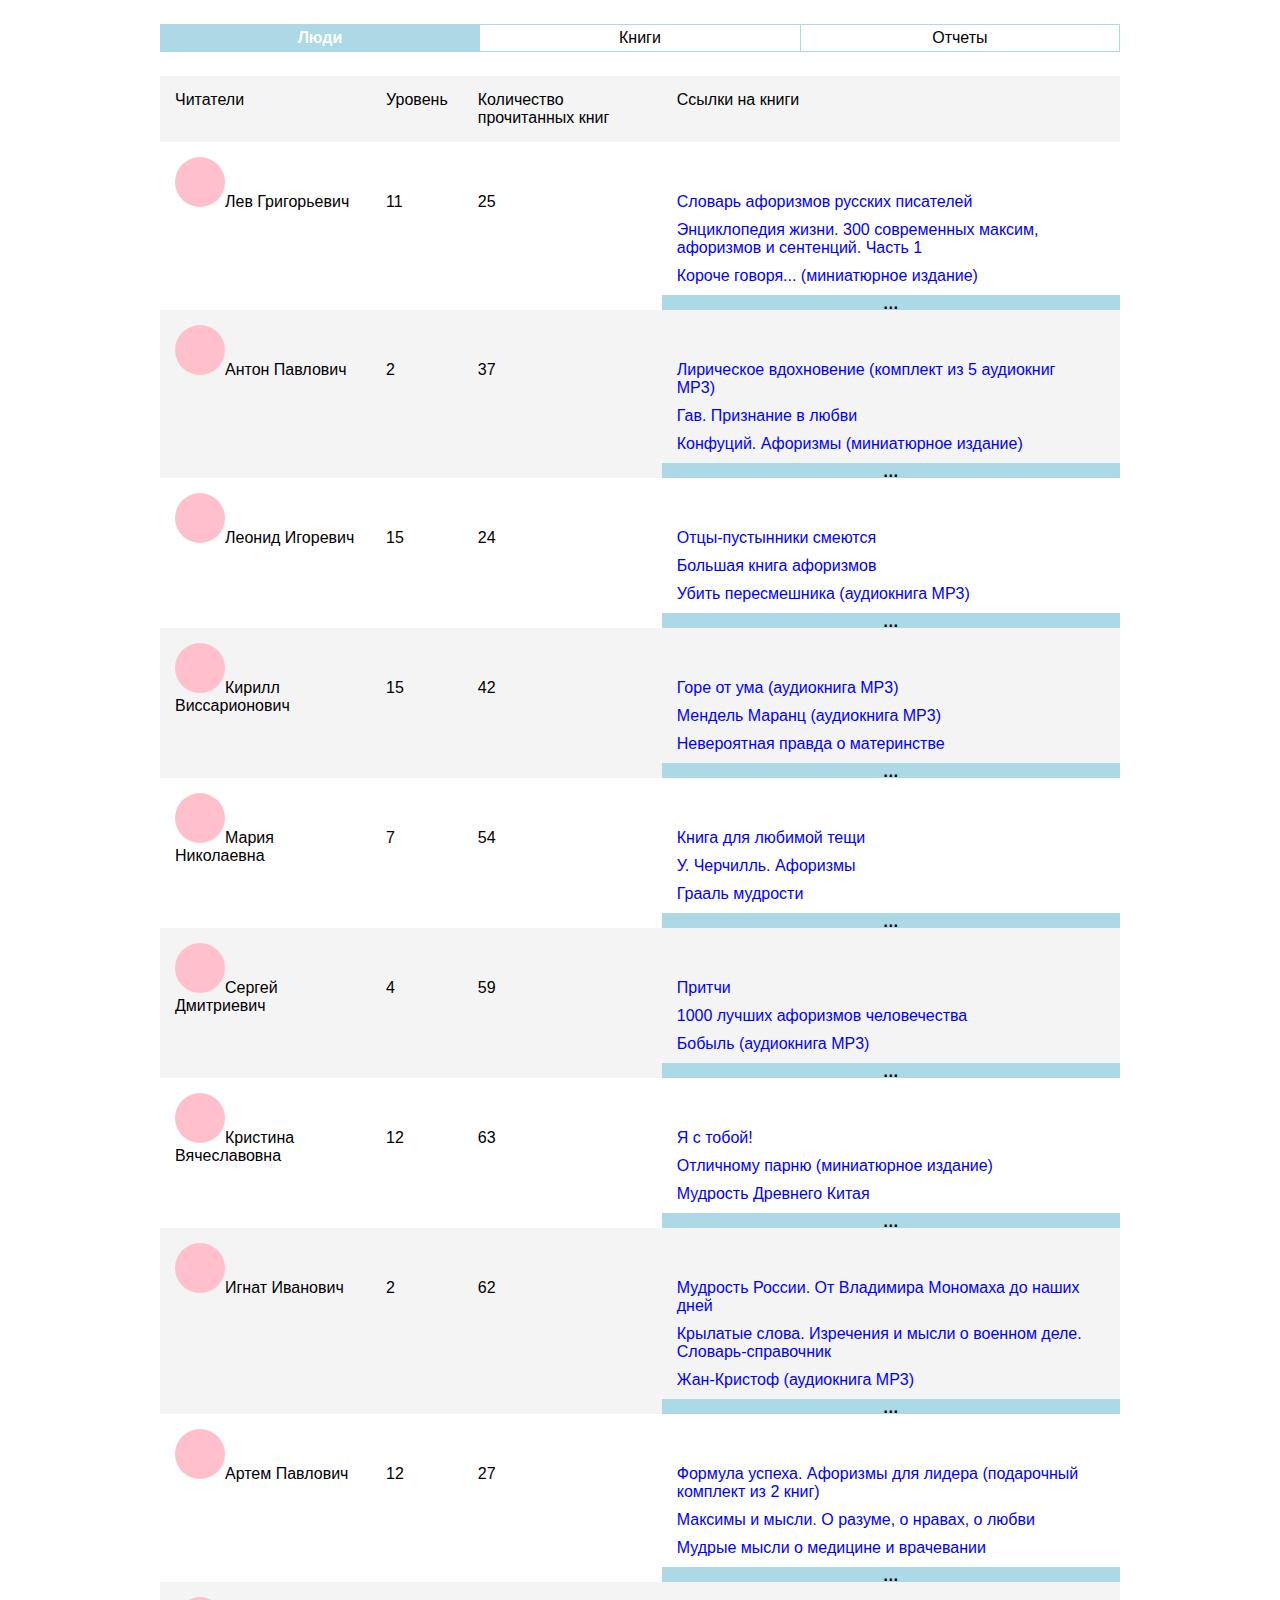
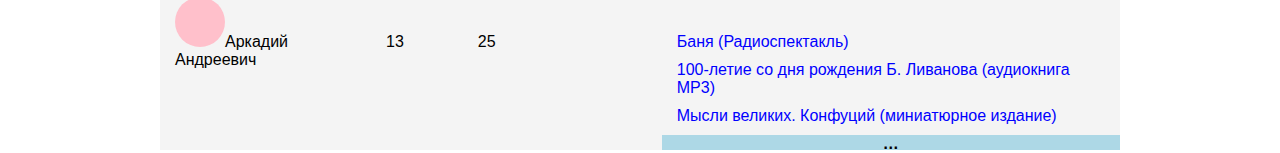
<file: d/index.html>
<html>
<head>
 <meta charset="utf-8">
 <meta name="viewport" content="width=device-width, user-scalable=no">
 <link rel="stylesheet" href="styles/main.css">
 <script src="scripts/bigBooks.js"></script>
 <script src="scripts/smallBooks.js"></script>
 <script src="scripts/main.js"></script>
 <script src="scripts/main.js"></script>
</head>
<body>
<div class="page">
	<div class="header">
		<div class="table_selector">
			<div data-table-id="1">
				Люди
			</div>
			<div data-table-id="2">
				Книги
			</div>
			<div data-table-id="3">
				Отчеты
			</div>
		</div>
	</div>
	<div id="content">
		<div class="humans">
		
		</div>
		<div class="books">
		
		</div>
		<div class="reports">
		
		</div>
	</div>
</div>
<div class="for_popup hidden">
	<div class="fpp">
		<div id="popup">
			<div class="top">
				<div id="pTitle"></div>
				<div id="pClose">&#10005;</div>
			</div>
			<div id="pMain"></div>
		</div>
	</div>
</div>
</body>
</html>
</file>
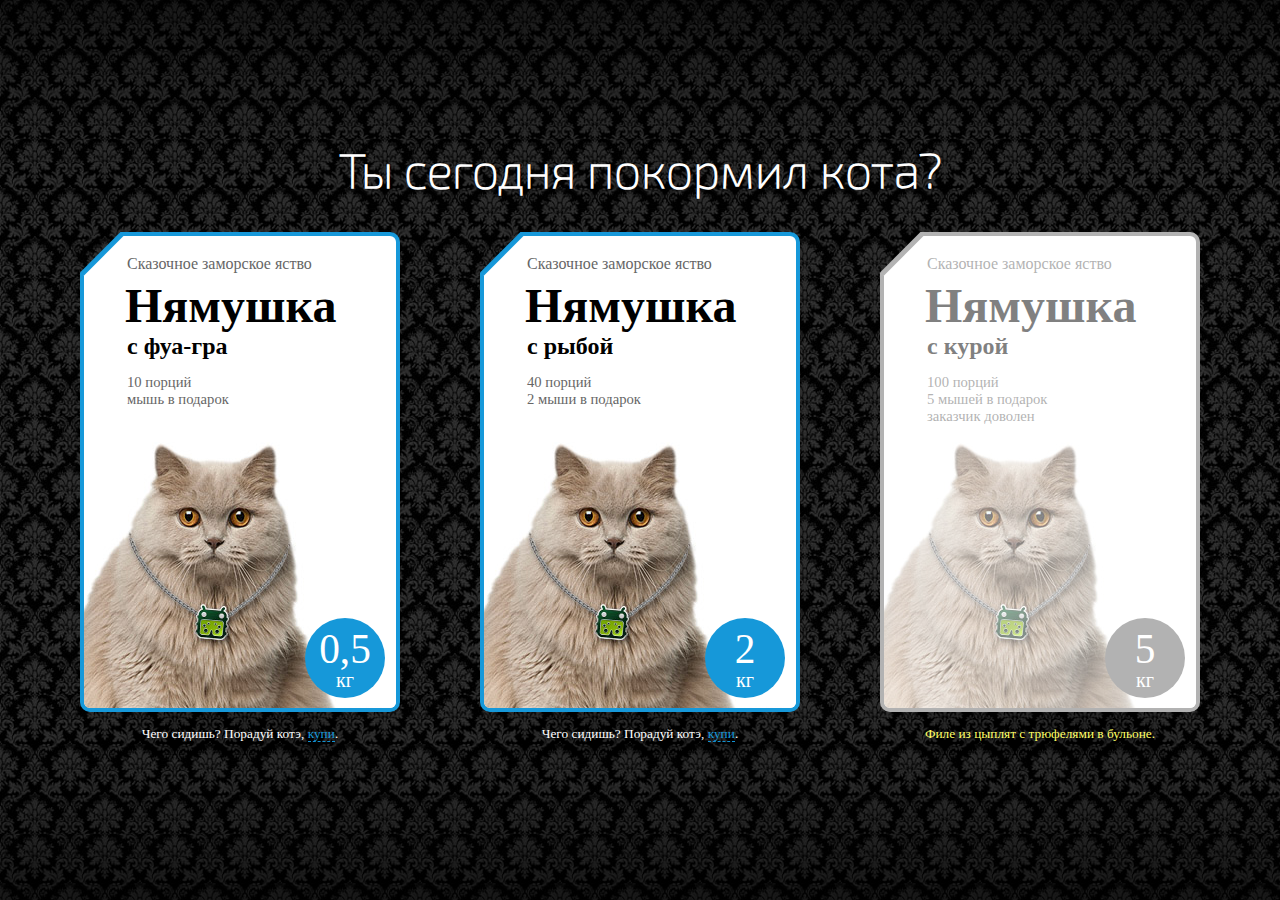
<file: v/index.html>
<html>
<head>
 <meta charset="utf-8">
 <meta name="viewport" content="width=device-width, user-scalable=no">
 <link rel="stylesheet" href="styles/main.css">
 <link rel="stylesheet" href="styles/mobile.css">
 <script src="scripts/main.js"></script>
</head>
<body>
<div class="content">
	<div class="shadow"></div>
	<div class="main">
		<div>
			<div class="cats">
				<h1 class="top_label">Ты сегодня покормил кота?</h1>
				<div class="trio">
					<div class="card_wrap">
						<div class="card_body" onclick="select(this)">
							<div class="base">
								<div class="c_left">
									<div class="cl_top">
										<svg height="44" width="44">
											<polygon points="0,45 44,0 44,45" style="fill:white;" />
											<line x1="0" y1="44" x2="44" y2="0" style="stroke:#1698d9;stroke-width:5" />
										</svg>
									</div>
									<div class="cl_bot">
										<div class="cat"></div>
									</div>
								</div>
								<div class="ca_right">
									<p class="car_top">Сказочное заморcкое яство</p>
									<h2>Нямушка</h2>
									<h3>с фуа-гра</h3>
									<p class="car_bot">10 порций</p>
									<p class="car_bot">мышь в подарок</p>
									<div class="roundy">
										<p>0,5</p>
										<p>кг</p>
									</div>
									<div class="cat"></div>
								</div>
							</div>
						</div>
						<div class="card_under">
							<p class="normal">Чего сидишь? Порадуй котэ, <span onclick="select(this)">купи</span>.</p>
							<p class="chosen">Печень утки разварная с артишоками.</p>
							<p class="elapsed">Печалька, с фуа-гра закончился.</p>
						</div>
						<div class="grey_overlay">
							<div class="base">
								<div class="c_left">
									<div class="cl_top">
									</div>
									<div class="cl_bot">
									</div>
								</div>
								<div class="ca_right">
								</div>
							</div>
						</div>
					</div>
					<div class="card_wrap">
						<div class="card_body" onclick="select(this)">
							<div class="base">
								<div class="c_left">
									<div class="cl_top">
										<svg height="44" width="44">
											<polygon points="0,45 44,0 44,45" style="fill:white;" />
											<line x1="0" y1="44" x2="44" y2="0" style="stroke:#1698d9;stroke-width:5" />
										</svg>
									</div>
									<div class="cl_bot">
										<div class="cat"></div>
									</div>
								</div>
								<div class="ca_right">
									<p class="car_top">Сказочное заморcкое яство</p>
									<h2>Нямушка</h2>
									<h3>с рыбой</h3>
									<p class="car_bot">40 порций</p>
									<p class="car_bot">2 мыши в подарок</p>
									<div class="roundy">
										<p>2</p>
										<p>кг</p>
									</div>
									<div class="cat"></div>
								</div>
							</div>
						</div>
						<div class="card_under">
							<p class="normal">Чего сидишь? Порадуй котэ, <span onclick="select(this)">купи</span>.</p>
							<p class="chosen">Головы щучьи с чесноком да свежайшая сёмгушка.</p>
							<p class="elapsed">Печалька, с рыбой закончился.</p>
						</div>
						<div class="grey_overlay">
							<div class="base">
								<div class="c_left">
									<div class="cl_top">
									</div>
									<div class="cl_bot">
									</div>
								</div>
								<div class="ca_right">
								</div>
							</div>
						</div>
					</div>
					<div class="card_wrap disabled">
						<div class="card_body" onclick="select(this)">
							<div class="base">
								<div class="c_left">
									<div class="cl_top">
										<svg height="44" width="44">
											<polygon points="0,45 44,0 44,45" style="fill:white;" />
											<line x1="0" y1="44" x2="44" y2="0" style="stroke:#1698d9;stroke-width:5" />
										</svg>
									</div>
									<div class="cl_bot">
										<div class="cat"></div>
									</div>
								</div>
								<div class="ca_right">
									<p class="car_top">Сказочное заморcкое яство</p>
									<h2>Нямушка</h2>
									<h3>с курой</h3>
									<p class="car_bot">100 порций</p>
									<p class="car_bot">5 мышей в подарок</p>
									<p class="car_bot">заказчик доволен</p>
									<div class="roundy">
										<p>5</p>
										<p>кг</p>
									</div>
									<div class="cat"></div>
								</div>
							</div>
						</div>
						<div class="card_under">
							<p class="normal">Чего сидишь? Порадуй котэ, <span onclick="select(this)">купи</span>.</p>
							<p class="chosen">Печень утки разварная с артишоками.</p>
							<p class="elapsed">Филе из цыплят с трюфелями в бульоне.</p>
						</div>
						<div class="grey_overlay">
							<div class="base">
								<div class="c_left">
									<div class="cl_top">
									</div>
									<div class="cl_bot">
									</div>
								</div>
								<div class="ca_right">
								</div>
							</div>
						</div>
					</div>
				</div>
			</div>
		</div>
	</div>
</div>
</body>
</html>
</file>
<file: v/styles/mobile.css>
@media (min-width: 0px) and (max-width: 1180px) {
.cl_top{
	top: -1px;
}
.ca_right{
	left: -1px;
}
}
@media (min-width: 720px) and (max-width: 1180px) {
.card_wrap:nth-child(1){
	position: relative;
	left: 50%;
	margin-left: -160px;
	margin-bottom: 50px;
	float: none;
}
}
@media (min-width: 0px) and (max-width: 720px) {
.card_wrap{
	margin: 20px auto!important;
	float: none;
	width: 320px;
}
}
</file>
<file: d/styles/main.css>
/*                 CSS Reset                   */
html, body, div, span, applet, object, iframe,
h1, h2, h3, h4, h5, h6, p, blockquote, pre,
a, abbr, acronym, address, big, cite, code,
del, dfn, em, img, ins, kbd, q, s, samp,
small, strike, strong, sub, sup, tt, var,
b, u, i, center,
dl, dt, dd, ol, ul, li,
fieldset, form, label, legend,
table, caption, tbody, tfoot, thead, tr, th, td,
article, aside, canvas, details, embed, 
figure, figcaption, footer, header, hgroup, 
menu, nav, output, ruby, section, summary,
time, mark, audio, video {
	margin: 0;
	padding: 0;
	border: 0;
	font-size: 100%;
	vertical-align: baseline;
}
article, aside, details, figcaption, figure, 
footer, header, hgroup, menu, nav, section {
	display: block;
}
body {
	line-height: 1;
}
ol, ul {
	list-style: none;
}
blockquote, q {
	quotes: none;
}
blockquote:before, blockquote:after,
q:before, q:after {
	content: '';
	content: none;
}
table {
	border-collapse: collapse;
	border-spacing: 0;
}

/*                 global                   */


body{
	font-family: Helvetica, sans-serif;
}
table{
	width: 100%;
}
table td{
	padding: 15px;
}
table tr:nth-child(odd){
	background: rgb(244, 244, 244);
}

.page{
	width: 960px;
	margin: auto;
}
/*                 selector                */
.header{
	padding: 24px 0px;
}
.table_selector{
	overflow: hidden;
}
.table_selector>div{
	border: 1px solid lightblue;
	width: 33.33%;
}
.table_selector>div, .bo_selecter>div{
	float: left;
	padding: 5px;
	text-align: center;
	box-sizing: border-box;
	cursor: pointer;
}
.table_selector>div:nth-child(2){
	border-left: 0px;
	border-right: 0px;
}
.table_selector .selected, .bo_selecter .selected{
	background: lightblue;
	color: white;
	font-weight: bold;
}
/*                 tables                  */
.humans, .books, .reports, .big_books, .small_books{
	display: none;
}

.hu .humans, .bo .books, .re .reports, .bb .big_books, .sb .small_books{
	display: block;
}
/*                 humans table            */
.humans table .bbutt{
	margin: 0px 20px 10px 0px;
	color: blue;
	cursor: pointer;
}
.humans table td{
	position: relative;
}
.toggleBooksVisibility{
	display: none;
	position: absolute;
	width: 100%;
	text-align: center;
	bottom: 0px;
	left: 0px;
	height: 15px;
	background-color: lightblue;
	font-weight: bold;
	cursor: pointer;
}
.togglable_hidden .toggleBooksVisibility, .togglable_visible .toggleBooksVisibility{
	display: block;
}
.togglable_hidden .toggleBooksVisibility div:nth-child(2), .togglable_visible .toggleBooksVisibility div:nth-child(1){
	display: none;
}
.togglable_hidden .bbutt:nth-child(n+4){
	display: none;
}
.avatar{
	display: inline-block;
	width: 50px;
	height: 50px;
	background-color: pink;
	border-radius: 50%;
}
/*                 books table             */
.bo_sel_wrap{
	padding: 15px 0px;
}
.bo_selecter{
	overflow: hidden;
}
.bo_selecter>div{
	width: 50%;
	float: left;
	box-sizing: border-box;
	border: 1px solid lightblue;
}
.bo_selecter>div:nth-child(2){
	border-left: 0px;
}
.paginator{
	padding: 15px 0px;
	overflow: hidden;
}
.paginator>div{
	padding: 3px;
	font-size: 10px;
	border-radius: 5px;
	background: lightgrey;
	cursor: pointer;
	float: left;
	margin: 2;
}
.paginator .selected{
	background: lightblue;
}
/*               popups                     */
.for_popup{
	top: 0px;
	left: 0px;
	width: 100%;
	height: 100%;
	display: table;
	position: fixed;
	background: rgba(0, 0, 0, 0.5);
}
.for_popup>div{
	display: table-cell;
	vertical-align: middle;
	text-align: center;
}
#popup{
	display: inline-block;
	text-align: left;
	background: white;
	max-width: 960px;
}
#popup .top{
	position: relative;
	padding: 10px;
	background-color: aliceblue;
}
#pTitle{
	padding-right: 30px;
	font-weight: bold;
}
#pClose{
	position: absolute;
	top: 0;
	right: 0;
	padding: 10px;
	cursor: pointer;
}
#pMain{
	padding: 10px;
}
#pMain p{
	margin-bottom: 20px;
}



.hidden{
	visibility: hidden;
}
.visible{
	visibility: visible;
}
</file>
<file: v/styles/main.css>
/*                 CSS Reset                   */
html, body, div, span, applet, object, iframe,
h1, h2, h3, h4, h5, h6, p, blockquote, pre,
a, abbr, acronym, address, big, cite, code,
del, dfn, em, img, ins, kbd, q, s, samp,
small, strike, strong, sub, sup, tt, var,
b, u, i, center,
dl, dt, dd, ol, ul, li,
fieldset, form, label, legend,
table, caption, tbody, tfoot, thead, tr, th, td,
article, aside, canvas, details, embed, 
figure, figcaption, footer, header, hgroup, 
menu, nav, output, ruby, section, summary,
time, mark, audio, video {
	margin: 0;
	padding: 0;
	border: 0;
	font-size: 100%;
	vertical-align: baseline;
}
article, aside, details, figcaption, figure, 
footer, header, hgroup, menu, nav, section {
	display: block;
}
body {
	line-height: 1;
}
ol, ul {
	list-style: none;
}
blockquote, q {
	quotes: none;
}
blockquote:before, blockquote:after,
q:before, q:after {
	content: '';
	content: none;
}
table {
	border-collapse: collapse;
	border-spacing: 0;
}

/*                 global                   */


body{
	font-family: 'Exo2.0-Thin';
	color: white;
}
@font-face {
	font-family: 'Exo2.0-Thin';
	src: url('fonts/Exo2.0-Thin.otf')  format('truetype');
}
/*                 content                 */
.content{
	background: url(../img/bg.jpg);
	width: 100%;
	min-height: 100%;
	position: relative;
	overflow: hidden;
}
.content>.shadow{
	-webkit-box-shadow: inset 0px 0px 200px 0px black;
	-moz-box-shadow: inset 0px 0px 200px 0px black;
	box-shadow: inset 0px 0px 200px 0px black;
	position: absolute;
	top: 0px;
	left: -50%;
	width: 200%;
	height: 100%;
}
.main{
	width: 100%;
	height: 100%;
	display: table;
	position: relative;
}
.main>div{
	display: table-cell;
	vertical-align: middle;
	text-align: center;
}
.cats{
	display: inline-block;
	text-align: left;
	padding: 40px 0px;
}
.top_label{
	font-size: 36pt;
	padding-bottom: 39px;
	text-align: center;
}
.trio{
	overflow: hidden;
}
.card_wrap{
	margin-right: 80px;
	float: left;
	position: relative;
	width: 320px;
}
.card_wrap:nth-last-child(1){
	margin-right: 0px;
}
/*                 cards                   */
.card_body{
	height: 480px;
	position: relative;
	cursor: pointer;
}
.base{
	overflow: hidden;
	height: 100%;
}
.base>div{
	float: left;
}
.card_body div{
	box-sizing: border-box;
}
.c_left{
	width: 44px;
	position: relative;
}
.cl_top{
	width: 100%;
	height: 44px;
}
.cl_bot{
	width: 100%;
	height: 436px;
	border-left: 4px solid #1698d9;
	border-bottom: 4px solid #1698d9;
	border-radius: 0px 0px 0px 10px;
	-moz-border-radius: 0px 0px 0px 10px;
	-webkit-border-radius: 0px 0px 0px 10px;
}
.cl_bot, .ca_right{
	background: white;
	position: relative;
	overflow: hidden;
}
.ca_right{
	width: 276px;
	height: 480px;
	border-radius: 0px 10px 10px 0px;
	-moz-border-radius: 0px 10px 10px 0px;
	-webkit-border-radius: 0px 10px 10px 0px;
	border-top: 4px solid #1698d9;
	border-right: 4px solid #1698d9;
	border-bottom: 4px solid #1698d9;
	color: black;
	font-family: Trebuchet MS;
}
.ca_right .cat{
	left:-68px;
}
.cat{
	position: absolute;
	bottom: -94px;
	left: -29px;
	width: 368px;
	height: 360px;
	background: url(../img/cat.jpg);
}
.car_top{
	padding: 20px 0px 10px 0px;
	font-size: 12pt;
	color: #666;
	padding-left: 3px;
}
.ca_right h2{
	font-size: 36pt;
	font-weight: bold;
	padding-bottom: 4px;
	padding-left: 1px;
}
.ca_right h3{
	font-size: 18pt;
	font-weight: bold;
	padding-bottom: 16px;
	padding-left: 3px;
}
.car_bot{
	font-size: 11pt;
	line-height: 13pt;
	color: #666;
	padding-left: 3px;
}
.roundy{
	position: absolute;
	z-index: 2;
	bottom: 10px;
	right: 11px;
	width: 80px;
	height: 80px;
	border-radius: 42px;
	background: #1698d9;
	color: white;
	text-align: center;
}
.roundy p:nth-child(1){
	font-size: 31pt;
	padding-top: 11px;
}
.roundy p:nth-child(2){
	font-size: 15pt;
}
/*                 card under              */
.card_under{
	width: 320px;
	overflow: visible;
	white-space: nowrap;
}
.card_under p{
	text-shadow: 0px 0px 30px black;
	font-family: Trebuchet MS;
	padding: 15px 0px;
	font-size: 10pt;
	text-align: center;
	display:none;
}
.card_under p:nth-child(3){
	color: #ffff66;
}
.card_under span{
	border-bottom: 1px dashed #1698d9;
	color: #1698d9;
	cursor: pointer;
}
/*                 states                  */
.card_under  p:nth-child(1), .card_wrap.selected .card_under p:nth-child(2), .card_wrap.disabled .card_under p:nth-child(3){
	display:block;
}
.card_wrap.selected .card_under p:nth-child(1), .card_wrap.selected .card_under p:nth-child(3), .card_wrap.disabled .card_under p:nth-child(1), .card_wrap.disabled .card_under p:nth-child(2){
	display:none;
}

.card_wrap:hover .cl_bot, .card_wrap:hover svg line,.card_wrap:hover .ca_right{
	border-color: #2ea8e6;
	stroke: #2ea8e6!important;
}
.card_wrap:hover .roundy{
	background: #2ea8e6;
}
.card_wrap.selected .cl_bot, .card_wrap.selected svg line,.card_wrap.selected .ca_right{
	border-color: #d91667;
	stroke: #d91667!important;
}
.card_wrap.selected .roundy{
	background: #d91667;
}
.card_wrap.selected:hover .cl_bot, .card_wrap.selected:hover svg line,.card_wrap.selected:hover .ca_right{
	border-color: #e62e7a;
	stroke: #e62e7a!important;
}
.card_wrap.selected:hover .roundy{
	background: #e62e7a;
}
.card_wrap.disabled .cl_bot, .card_wrap.disabled .ca_right{
	border-color: #646464;
}
.card_wrap.disabled .roundy{
	background: #646464;
}
.card_wrap.disabled svg line{
	stroke: #b3b3b3!important;
}
.grey_overlay{
	display: none;
	position: absolute;
	z-index: 3;
	top: 0px;
	left: 0px;
}
.grey_overlay .cl_bot, .grey_overlay .ca_right{
	background: rgba(255, 255, 255, 0.5);
	border: 0px;
}
.card_wrap.disabled .grey_overlay{
	display: block;
}

/*                 utils                   */
.hidden{
	display:none;
}
.visible{
	display:block;
}
</file>
